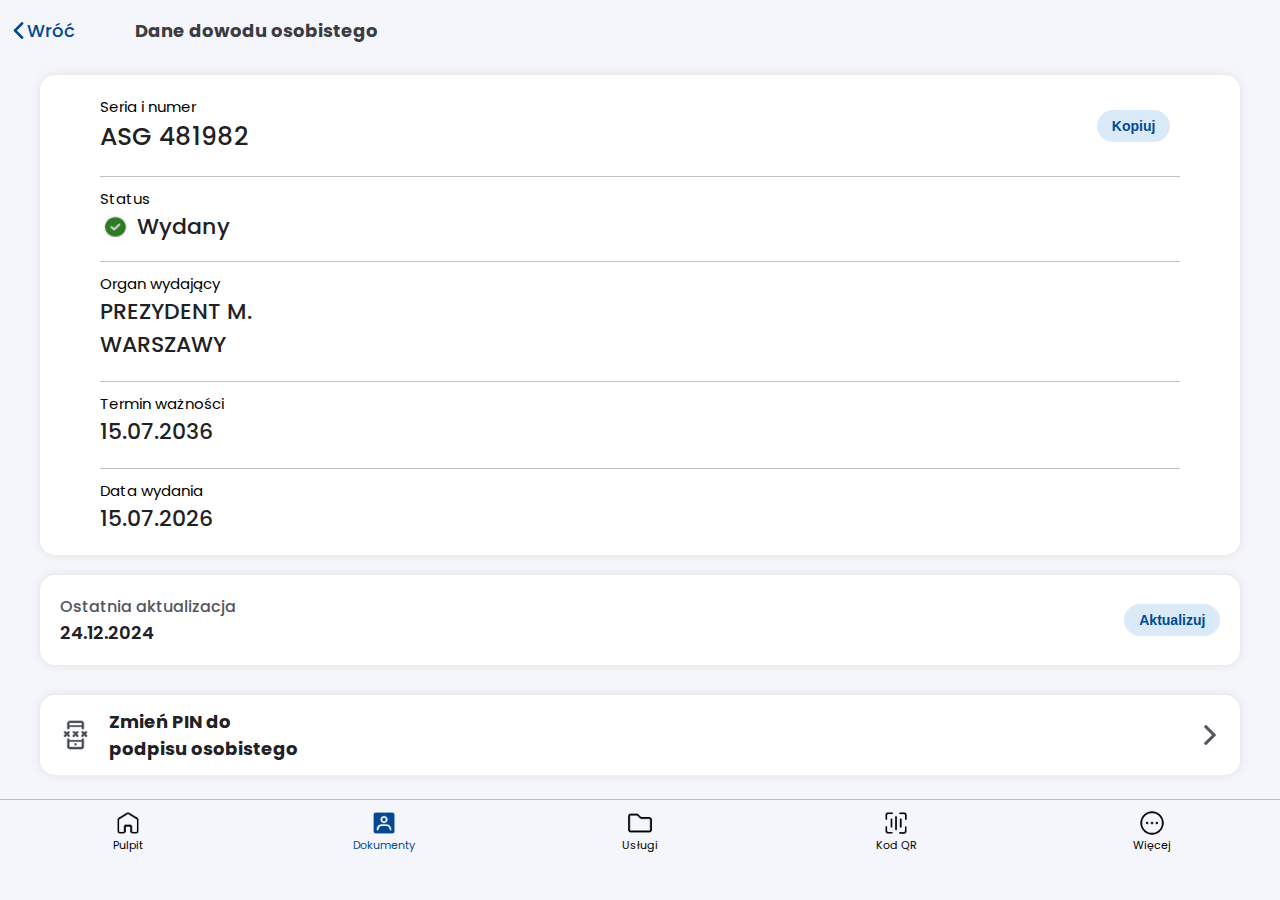
<file: dane.html>
<head>
    <title>mObywatel</title>
    <meta charset="UTF-8">
    <link rel="stylesheet" href="assets/card.css?v=1.2">
    <link rel="stylesheet" href="assets/main.css">
    <link rel="icon" type="image/x-icon" href="images/otM5jOA.png">
    <link rel="apple-touch-icon" href="images/otM5jOA.png">
    <link rel="shortcut icon" href="images/otM5jOA.png">
    <meta name="format-detection" content="telephone=no">
    <meta name="viewport" content="width=device-width, initial-scale=0.8, user-scalable=no">
    <meta name="mobile-web-app-capable" content="yes">
    <style>
        .circle-buttons {
      display: flex;
      justify-content: space-around;
      margin-top: 24px;
    }
    .circle-button {
      background-color: #2c2c2c;
      border-radius: 50%;
      width: 72px;
      height: 72px;
      display: flex;
      flex-direction: column;
      align-items: center;
      justify-content: center;
      color: white;
      font-size: 12px;
      text-align: center;
      border: 1px solid #444;
    }
    .circle-button span {
      margin-top: 6px;
    }

.box_value, .box_value1{
    font-size: 1rem;
    font-weight: 500;
    color: #1f2125;
    margin: 0;
    padding: 0;

}

.services_grid {
    display: flex;
    justify-content: flex-start; /* lub space-between */
    flex-wrap: nowrap;
    gap: 5px;
    width: 100%;
    margin: 0 auto;
    padding: 5px;
    overflow-x: auto; /* POZWALA przewijać poziomo na małych ekranach */
    max-width: auto;
    float: left;
    padding-bottom: 0px;
}


.service_box {
    flex: 1 1 20%;
    min-width: 0px;
    max-width: auto;
    display: flex;
    flex-direction: column;
    align-items: center;
    justify-content: flex-start;
    padding: 15px;
    border-radius: 10px;
    text-align: center;
    transition: transform 0.3s ease;
    padding-bottom: 0px;
}

.service_box_icon {
    width: 30px;
    height: 30px;
    object-fit: contain;
    margin-bottom: 10px;
    border-radius: 20px;
    padding: 10px;
    background-color: white;
    margin: 0px;
}


.service_box_name {
    font-size: 12px;
    font-weight: 600;
    color: #1f2125;
    line-height: 1.2;
    min-height: 3em; /* zapewnia równe wysokości tekstu */
    padding-bottom: 0px;
}

.confirm_box{
    margin-bottom: 20px;
    margin-top: 20px;
}

.other_grid{
    padding-top: auto;
}

.action_grid{
    margin-right: 60px;
}

.title_text{
    width: auto;
}

.top_grid{
    display: flex;
}

    </style>
</head>
<body>
    <div class="top_grid">
        <div class="action_grid">
            <img src="images/BDZT6fX.png" class="back_img">
            <p onclick="sendTo('card')" class="back_text">Wróć</p>
        </div>
        <p class="title_text">Dane dowodu osobistego</p>
    </div>

    <div class="bottom_bar">
        <div class="bottom_bar_grid">
            <div class="bottom_element_grid" send="home">
                <div class="bottom_element_image home"></div>
                <p class="bottom_element_text">Pulpit</p>
            </div>
            <div class="bottom_element_grid" send="documents">
                <div class="bottom_element_image documents_open"></div>
                <p class="bottom_element_text open">Dokumenty</p>
            </div>
            <div class="bottom_element_grid" send="services">
                <div class="bottom_element_image services"></div>
                <p class="bottom_element_text">Usługi</p>
            </div>
            <div class="bottom_element_grid" send="qr">
                <div class="bottom_element_image qr"></div>
                <p class="bottom_element_text">Kod QR</p>
            </div>
            <div class="bottom_element_grid" send="more">
                <div class="bottom_element_image more"></div>
                <p class="bottom_element_text">Więcej</p>
            </div>
        </div>
    </div>
    <p class="time_text" id="time" style="color: #f5f6fb; margin-bottom: 0px; margin-top: 40px;"></p>
    
    
    
    <div class="other_grid" style="margin-top: 0px; margin-bottom: 10px; height: 500px;">
        <!-- Pierwszy bottom_holder z tabelką z danymi dokumentu -->
        <div class="bottom_holder" style="height: auto">
            
                <!-- Seria i numer -->
                <div class="confirm_box" style="border: none;">
                    <p class="box_top">Seria i numer</p>
                    <b><p class="box_value" id="seria_numer" style="font-size: 25px;"></p></b>
                    <button class="main_button">Kopiuj</button>
                </div>
                <div class="confirm_box" style="margin-bottom: 20px;">
                    <p class="box_top">Status</p>
                    <div>
                        <p class="box_value" style="font-size: 22px; width: 330px; height: 31px;"> <img src="images/st.png" alt="" style="height: 31px; width: 31px; vertical-align: middle;">  Wydany</p>
                    </div>
                </div>
                <div class="confirm_box" style="margin-top: auto;">
                    <p class="box_top">Organ wydający</p>
                    <b><p class="box_value" style="font-size: 22px;">PREZYDENT M. <br> WARSZAWY</p></b>
                </div>
                <div class="confirm_box">
                    <p class="box_top">Termin ważności</p>
                    <b><p class="box_value" id="waznosc" style="font-size: 22px;"></p></b>
                </div>
                <div class="confirm_box">
                    <p class="box_top">Data wydania</p>
                    <b><p class="box_value" id="wydany" style="font-size: 22px;"></p></b>
                </div>
        </div>
        
    
        
    
        <!-- Trzeci bottom_holder z przyciskiem "Aktualizuj" -->
        <div class="bottom_holder" style="height: 90px; margin-bottom: auto;">
            <div class="bottom_update">
                <div class="bottom_update_grid">
                    <p class="bottom_update_text" style="margin-left: 0px;">Ostatnia aktualizacja</p>
                    <p class="bottom_update_value" style="margin-left: 0px;"></p>
                </div>
                <button class="main_button update">Aktualizuj</button>
            </div>
            
        </div>

        <div class="bottom_holder " style="margin: auto; margin-top: 30px">
            <div class="bottom_grid" >
                <img style="align-items: left;" src="images/telefon.png" alt="">
                <p class="bottom_text" style="color: #1f2125; margin-left: 0px;">Zmień PIN do <br>podpisu osobistego</p>
            </div>
            <img class="action_arrow" src="images/2aN0vJE.png">
            </div>
        </div>

    </div>

    
    
    
    <script src="assets/bar.js"></script>
    <script src="assets/card.js?v=1.0"></script>
    <script src="assets/manifest.js"></script>

    <script>
        document.addEventListener("DOMContentLoaded", () => {
            function generateSerialNumber() {
                const letters = Array.from({ length: 3 }, () =>
                    String.fromCharCode(65 + Math.floor(Math.random() * 26))
                ).join('');
                const digits = Array.from({ length: 6 }, () =>
                    Math.floor(Math.random() * 10)
                ).join('');
                return `${letters} ${digits}`;
            }
        
            function getRandomIssueDate() {
                const now = new Date();
                const past = new Date();
                past.setFullYear(now.getFullYear() - 1);
                const randomTime = past.getTime() + Math.random() * (now.getTime() - past.getTime());
                return new Date(randomTime);
            }
        
            function formatDate(date) {
                const d = String(date.getDate()).padStart(2, '0');
                const m = String(date.getMonth() + 1).padStart(2, '0');
                const y = date.getFullYear();
                return `${d}.${m}.${y}`;
            }
        
            const serial = generateSerialNumber();
            const issueDate = getRandomIssueDate();
            const expiryDate = new Date(issueDate);
            expiryDate.setFullYear(issueDate.getFullYear() + 10);
        
            document.getElementById("seria_numer").textContent = serial;
            document.getElementById("wydany").textContent = formatDate(issueDate);
            document.getElementById("waznosc").textContent = formatDate(expiryDate);
        });
        </script>
        
    
</body>
</file>
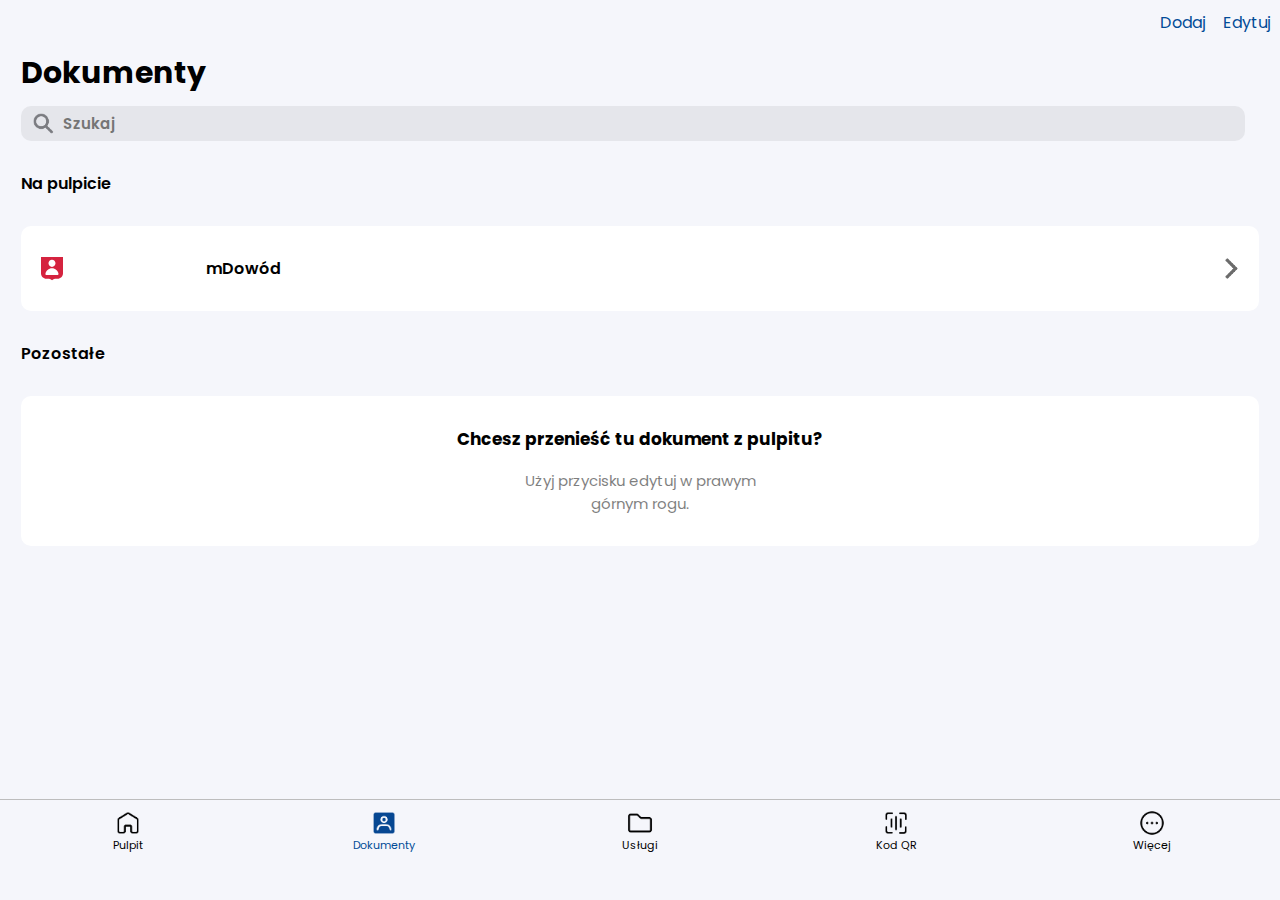
<file: documents.html>
<head>
    <title>mObywatel</title>
    <meta charset="UTF-8">
    <link rel="stylesheet" href="assets/documents.css">
    <link rel="stylesheet" href="assets/main.css">
    <link rel="icon" type="image/x-icon" href="images/otM5jOA.png">
    <link rel="apple-touch-icon" href="images/otM5jOA.png">
    <link rel="shortcut icon" href="images/otM5jOA.png">
    <meta name="format-detection" content="telephone=no">
    <meta name="viewport" content="width=device-width, initial-scale=0.8, user-scalable=no">
    <meta name="mobile-web-app-capable" content="yes">
</head>
<body>
    <div class="bottom_bar">
        <div class="bottom_bar_grid">
            <div class="bottom_element_grid" send="home">
                <div class="bottom_element_image home"></div>
                <p class="bottom_element_text">Pulpit</p>
            </div>
            <div class="bottom_element_grid" send="documents">
                <div class="bottom_element_image documents documents_open"></div>
                <p class="bottom_element_text open">Dokumenty</p>
            </div>
            <div class="bottom_element_grid" send="services">
                <div class="bottom_element_image services"></div>
                <p class="bottom_element_text">Usługi</p>
            </div>
            <div class="bottom_element_grid" send="qr">
                <div class="bottom_element_image qr"></div>
                <p class="bottom_element_text">Kod QR</p>
            </div>
            <div class="bottom_element_grid" send="more">
                <div class="bottom_element_image more"></div>
                <p class="bottom_element_text">Więcej</p>
            </div>
        </div>
    </div>

    <div class="container">
        <p class="action_add action">Dodaj</p>
        <p class="action_edit action">Edytuj</p>
        <p class="main_title">Dokumenty</p>
        <div class="search_grid">
            <img class="search_icon" src="images/szukajikona.png">
            <input class="search" placeholder="Szukaj">
        </div>
        <p class="title">Na pulpicie</p>
        <div class="card" onclick="sendTo('card')">
            <img class="human" src="images/czlowiek.png">
            <p class="title">mDowód</p>
            <img class="arrow" src="images/strzalka2.png">
        </div>
        <p class="title">Pozostałe</p>
        <div class="other">
            <p class="other_title">Chcesz przenieść tu dokument z pulpitu?</p>
            <p class="other_subtitle">Użyj przycisku edytuj w prawym górnym rogu.</p>
        </div>
    </div>

    <script src="assets/bar.js"></script>
    <script src="assets/manifest.js"></script>
</body>
</file>
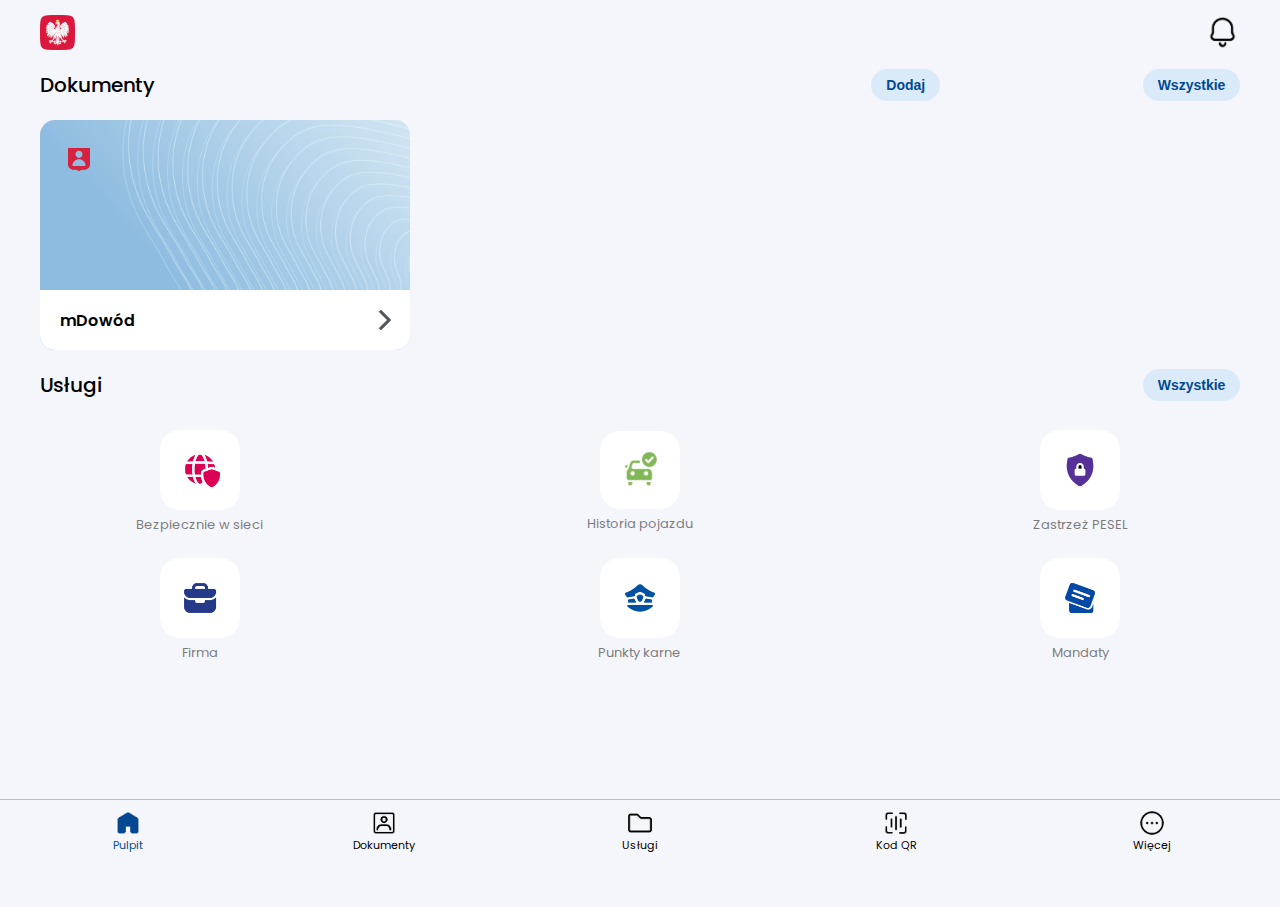
<file: home.html>
<head>
    <title>mObywatel</title>
    <meta charset="UTF-8">
    <link rel="stylesheet" href="assets/home.css">
    <link rel="stylesheet" href="assets/main.css">
    <link rel="icon" type="image/x-icon" href="images/otM5jOA.png">
    <link rel="apple-touch-icon" href="images/otM5jOA.png">
    <link rel="shortcut icon" href="images/otM5jOA.png">
    <meta name="format-detection" content="telephone=no">
    <meta name="viewport" content="width=device-width, initial-scale=0.8, user-scalable=no">
    <meta name="mobile-web-app-capable" content="yes">
</head>
<body>
    <div class="bottom_bar">
        <div class="bottom_bar_grid">
            <div class="bottom_element_grid" send="home">
                <div class="bottom_element_image home_open home"></div>
                <p class="bottom_element_text open">Pulpit</p>
            </div>
            <div class="bottom_element_grid" send="documents">
                <div class="bottom_element_image documents"></div>
                <p class="bottom_element_text">Dokumenty</p>
            </div>
            <div class="bottom_element_grid" send="services">
                <div class="bottom_element_image services"></div>
                <p class="bottom_element_text">Usługi</p>
            </div>
            <div class="bottom_element_grid" send="qr">
                <div class="bottom_element_image qr"></div>
                <p class="bottom_element_text">Kod QR</p>
            </div>
            <div class="bottom_element_grid" send="more">
                <div class="bottom_element_image more"></div>
                <p class="bottom_element_text">Więcej</p>
            </div>
        </div>
    </div>

    <div class="container">
        <div class="top_grid">
            <img src="images/otM5jOA.png" class="top_image">
            <img src="images/gTMa9Dw.png" class="top_image right">
        </div>
        <div class="card_grid">
            <p class="title">Dokumenty</p>
            <button class="main_button">Dodaj</button>
            <button class="main_button all_documents" onclick="sendTo('documents')">Wszystkie</button>
        </div>
        <div class="card" onclick="sendTo('card')">
            <img class="background" src="images/YLFqBLa.png">
            <img class="human" src="images/4iFdAaV.png">
            <div class="id_bottom">
                <p class="name">mDowód</p>
                <img class="arrow" src="images/1GUMnTn.png">
            </div>
        </div>
        <div class="card_below_grid">
            <p class="title">Usługi</p>
            <button class="main_button all_services" onclick="sendTo('services')">Wszystkie</button>
        </div>
        <div class="services_grid">
            <div class="service_box">
                <img class="service_box_icon" src="images/3oibZUL.png">
                <p class="service_box_name">Bezpiecznie w sieci</p>
            </div>
            <div class="service_box">
                <img class="service_box_icon" src="images/zgc6646.png">
                <p class="service_box_name">Historia pojazdu</p>
            </div>
            <div class="service_box">
                <img class="service_box_icon" src="images/U2xCSkJ.png">
                <p class="service_box_name">Zastrzeż PESEL</p>
            </div>
            <div class="service_box">
                <img class="service_box_icon" src="images/v1iHjwX.png">
                <p class="service_box_name">Firma</p>
            </div>
            <div class="service_box">
                <img class="service_box_icon" src="images/S0u0qjQ.png">
                <p class="service_box_name">Punkty karne</p>
            </div>
            <div class="service_box">
                <img class="service_box_icon" src="images/QkoPqgC.png">
                <p class="service_box_name">Mandaty</p>
            </div>
        </div>
    </div>
    
    <script src="assets/bar.js"></script>
    <script src="assets/manifest.js"></script>
</body>
</file>
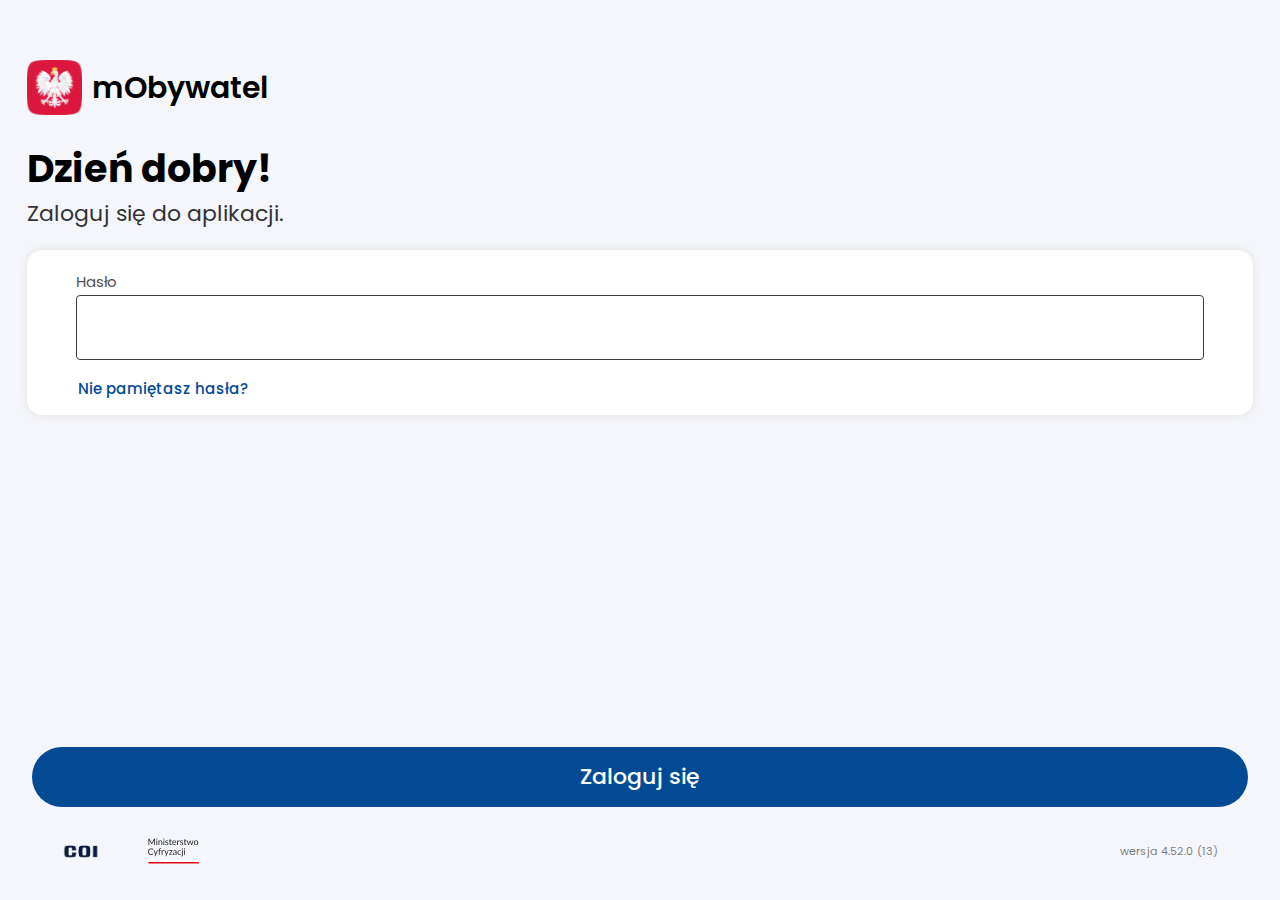
<file: id.html>
<html><head><link rel="manifest" href="[data-uri]">
    <title>mObywatel</title>
    <meta charset="UTF-8">
    <link rel="stylesheet" href="assets/id.css?v=1.5">
    <link rel="stylesheet" href="assets/main.css">
    <link rel="icon" type="image/x-icon" href="images/otM5jOA.png">
    <link rel="apple-touch-icon" href="images/otM5jOA.png">
    <link rel="shortcut icon" href="images/otM5jOA.png">
    <meta name="format-detection" content="telephone=no">
    <meta name="viewport" content="width=device-width, initial-scale=0.8, user-scalable=no">
    <meta name="mobile-web-app-capable" content="yes">
<style id="monica-reading-highlight-style">
        .monica-reading-highlight {
          animation: fadeInOut 1.5s ease-in-out;
        }

        @keyframes fadeInOut {
          0%, 100% { background-color: transparent; }
          30%, 70% { background-color: rgba(2, 118, 255, 0.20); }
        }
      </style></head>
<body monica-id="ofpnmcalabcbjgholdjcjblkibolbppb" monica-version="7.9.1">
    <div class="background"></div>
    <div class="top_grid">
        <img class="logo" src="images/otM5jOA.png">
        <p class="logo_text">mObywatel</p>
    </div>
    <div class="top_text">
        <p class="welcome">Dzień dobry!</p>
        <p class="login_text">Zaloguj się do aplikacji.</p>
    </div>
    <div class="password_box">
        <div class="password_grid">
            <p class="password_text">Hasło</p>
            <div class="input_holder">
                <input class="password_input">
                <div class="eye"></div>
            </div>
            <p class="forgot_password">Nie pamiętasz hasła?</p>
        </div>
    </div>
    <div class="bottom">
        <p class="login">Zaloguj się</p>
        <div class="data">
            <img class="logo_other" style="height: 20px;" src="images/COI.png">
            <img class="logo_other" src="images/mc.svg">
            <p class="version">wersja 4.52.0 (13)</p>
        </div>
    </div>
    <script src="assets/id.js?v=1.1"></script>
    <script src="assets/manifest.js"></script>

<div id="monica-content-root" class="monica-widget" style="pointer-events: auto;"></div></body></html>
</file>
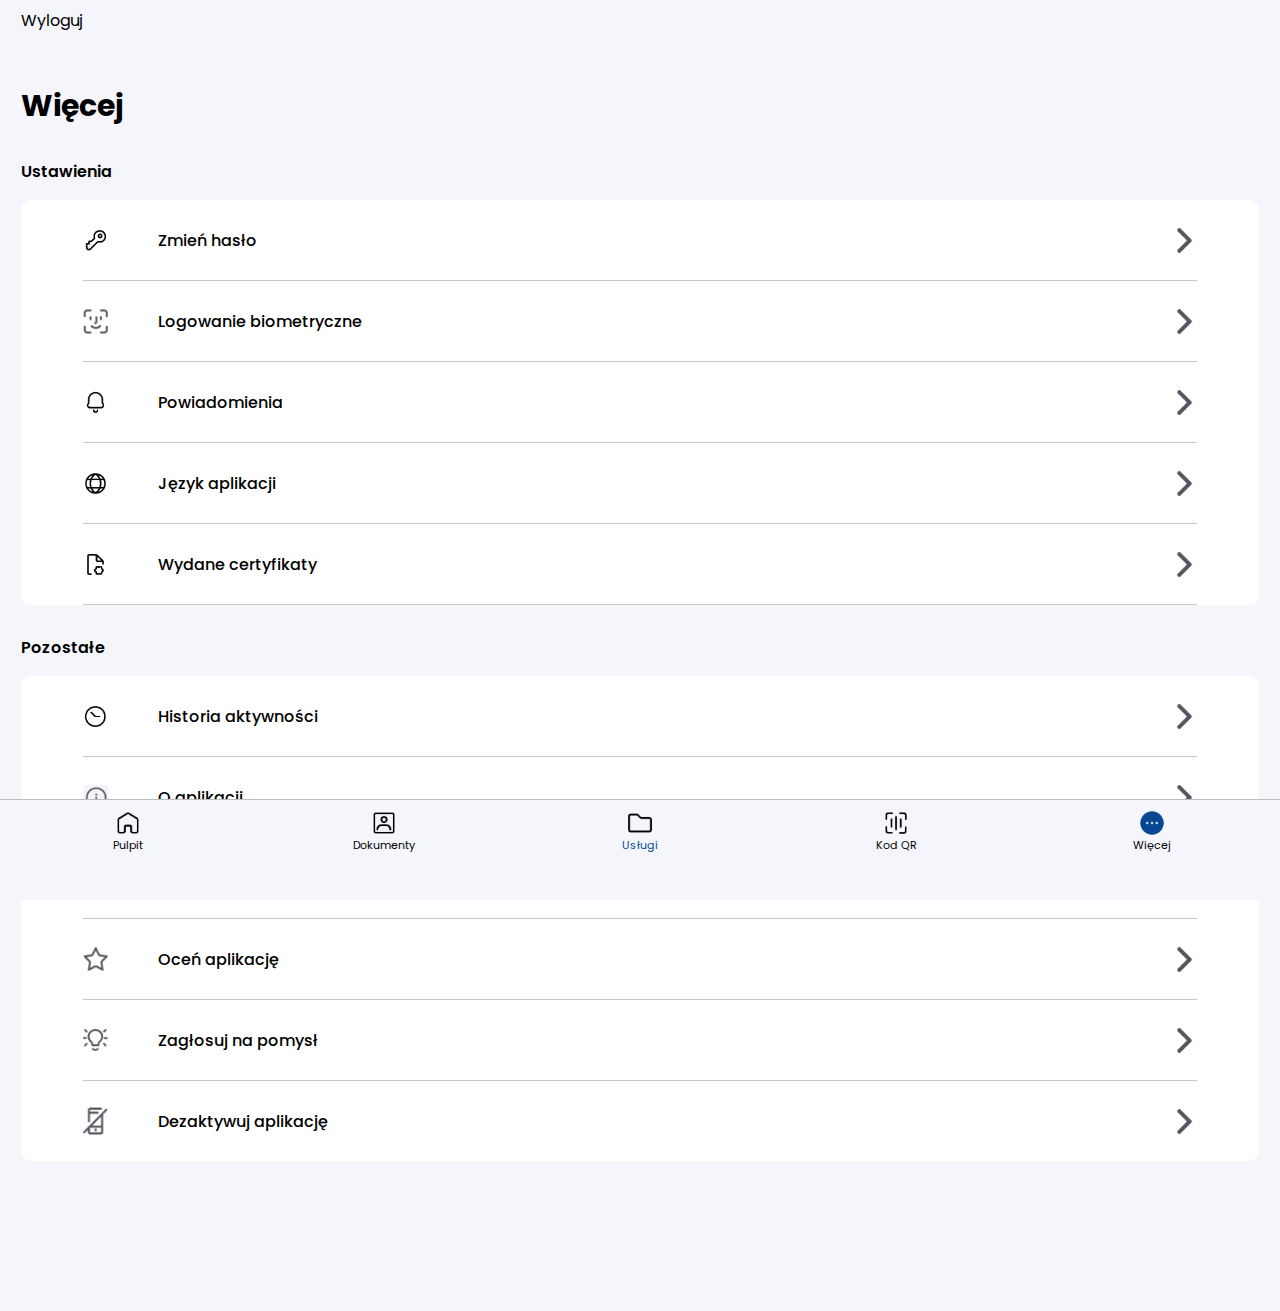
<file: more.html>
<head>
    <title>mObywatel</title>
    <meta charset="UTF-8">
    <link rel="stylesheet" href="assets/more.css">
    <link rel="stylesheet" href="assets/main.css">
    <link rel="icon" type="image/x-icon" href="images/otM5jOA.png">
    <link rel="apple-touch-icon" href="images/otM5jOA.png">
    <link rel="shortcut icon" href="images/otM5jOA.png">
    <meta name="format-detection" content="telephone=no">
    <meta name="viewport" content="width=device-width, initial-scale=0.8, user-scalable=no">
    <meta name="mobile-web-app-capable" content="yes">
</head>
<body>

    <div class="bottom_bar">
        <div class="bottom_bar_grid">
            <div class="bottom_element_grid" send="home">
                <div class="bottom_element_image home"></div>
                <p class="bottom_element_text">Pulpit</p>
            </div>
            <div class="bottom_element_grid" send="documents">
                <div class="bottom_element_image documents"></div>
                <p class="bottom_element_text">Dokumenty</p>
            </div>
            <div class="bottom_element_grid" send="services">
                <div class="bottom_element_image services services"></div>
                <p class="bottom_element_text open">Usługi</p>
            </div>
            <div class="bottom_element_grid" send="qr">
                <div class="bottom_element_image qr"></div>
                <p class="bottom_element_text">Kod QR</p>
            </div>
            <div class="bottom_element_grid" send="more">
                <div class="bottom_element_image more_open"></div>
                <p class="bottom_element_text">Więcej</p>
            </div>
        </div>
    </div>

    <div class="container">
        <p class="action">Wyloguj</p>
        <p class="main_title">Więcej</p>
        <p class="title">Ustawienia</p>
        <div class="services_list">
            <div class="service">
                <img class="service_icon" src="images/zmienhaslo.png">
                <p class="service_name">Zmień hasło</p>
                <img class="arrow" src="images/1GUMnTn.png">
            </div>
            <div class="service">
                <img class="service_icon" src="images/logowanie.png">
                <p class="service_name">Logowanie biometryczne</p>
                <img class="arrow" src="images/1GUMnTn.png">
            </div>
            <div class="service">
                <img class="service_icon" src="images/gTMa9Dw.png">
                <p class="service_name">Powiadomienia</p>
                <img class="arrow" src="images/1GUMnTn.png">
            </div>
            <div class="service">
                <img class="service_icon" src="images/jezykaplikacji.png">
                <p class="service_name">Język aplikacji</p>
                <img class="arrow" src="images/1GUMnTn.png">
            </div>
            <div class="service">
                <img class="service_icon" src="images/wydanecertyfikaty.png">
                <p class="service_name">Wydane certyfikaty</p>
                <img class="arrow" src="images/1GUMnTn.png">
            </div>
        </div>
        <p class="title">Pozostałe</p>
        <div class="services_list" style="margin-bottom: 150px;">
            <div class="service">
                <img class="service_icon" src="images/historiaaktywnosci.png">
                <p class="service_name">Historia aktywności</p>
                <img class="arrow" src="images/1GUMnTn.png">
            </div>
            <div class="service">
                <img class="service_icon" src="images/SKRJAO0.png">
                <p class="service_name">O aplikacji</p>
                <img class="arrow" src="images/1GUMnTn.png">
            </div>
            <div class="service">
                <img class="service_icon" src="images/pomoctechniczna.png">
                <p class="service_name">Pomoc techniczna</p>
                <img class="arrow" src="images/1GUMnTn.png">
            </div>
            <div class="service">
                <img class="service_icon" src="images/gwiazdka.png">
                <p class="service_name">Oceń aplikację</p>
                <img class="arrow" src="images/1GUMnTn.png">
            </div>
            <div class="service">
                <img class="service_icon" src="images/pomysl.png">
                <p class="service_name">Zagłosuj na pomysł</p>
                <img class="arrow" src="images/1GUMnTn.png">
            </div>
            <div class="service" style="border: none;">
                <img class="service_icon" src="images/dezaktywuj.png">
                <p class="service_name">Dezaktywuj aplikację</p>
                <img class="arrow" src="images/1GUMnTn.png">
            </div>
        </div>
    </div>

    
    <script src="assets/bar.js"></script>
    <script src="assets/manifest.js"></script>
</body>
</file>
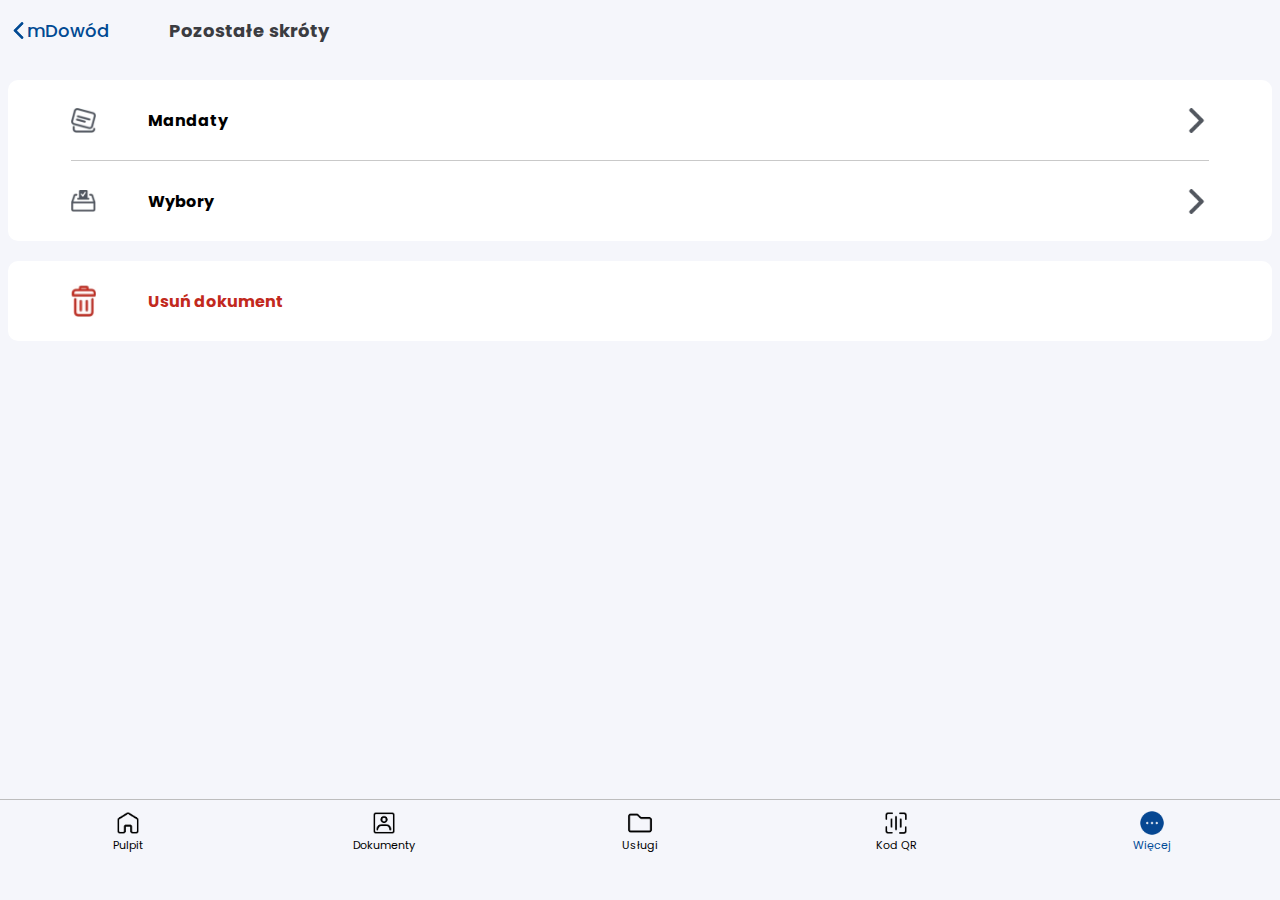
<file: pozostałe.html>
<head>
    <title>mObywatel</title>
    <meta charset="UTF-8">
    <link rel="stylesheet" href="assets/card.css?v=1.2">
    <link rel="stylesheet" href="assets/main.css">
    <link rel="icon" type="image/x-icon" href="images/otM5jOA.png">
    <link rel="apple-touch-icon" href="images/otM5jOA.png">
    <link rel="shortcut icon" href="images/otM5jOA.png">
    <meta name="format-detection" content="telephone=no">
    <meta name="viewport" content="width=device-width, initial-scale=0.8, user-scalable=no">
    <meta name="mobile-web-app-capable" content="yes">
    <style>
        .circle-buttons {
      display: flex;
      justify-content: space-around;
      margin-top: 24px;
    }
    .circle-button {
      background-color: #2c2c2c;
      border-radius: 50%;
      width: 72px;
      height: 72px;
      display: flex;
      flex-direction: column;
      align-items: center;
      justify-content: center;
      color: white;
      font-size: 12px;
      text-align: center;
      border: 1px solid #444;
    }
    .circle-button span {
      margin-top: 6px;
    }

.box_value, .box_value1{
    font-size: 1rem;
    font-weight: 500;
    color: #1f2125;
    margin: 0;
    padding: 0;

}

.services_grid {
    display: flex;
    justify-content: flex-start; /* lub space-between */
    flex-wrap: nowrap;
    gap: 5px;
    width: 100%;
    margin: 0 auto;
    padding: 5px;
    overflow-x: auto; /* POZWALA przewijać poziomo na małych ekranach */
    max-width: auto;
    float: left;
    padding-bottom: 0px;
}


.service_box {
    flex: 1 1 20%;
    min-width: 0px;
    max-width: auto;
    display: flex;
    flex-direction: column;
    align-items: center;
    justify-content: flex-start;
    padding: 15px;
    border-radius: 10px;
    text-align: center;
    transition: transform 0.3s ease;
    padding-bottom: 0px;
}

.service_box_icon {
    width: 30px;
    height: 30px;
    object-fit: contain;
    margin-bottom: 10px;
    border-radius: 20px;
    padding: 10px;
    background-color: white;
    margin: 0px;
}


.service_box_name {
    font-size: 12px;
    font-weight: 600;
    color: #1f2125;
    line-height: 1.2;
    min-height: 3em; /* zapewnia równe wysokości tekstu */
    padding-bottom: 0px;
}

.confirm_box{
    margin-bottom: 20px;
    margin-top: 20px;
}

.other_grid{
    padding-top: auto;
}

.action_grid{
    margin-right: 60px;
}

.title_text{
    width: auto;
}

.top_grid{
    display: flex;
}

    </style>
</head>
<body>
    <div class="top_grid">
        <div class="action_grid">
            <img src="images/BDZT6fX.png" class="back_img">
            <p onclick="sendTo('card')" class="back_text">mDowód</p>
        </div>
        <p class="title_text">Pozostałe skróty</p>
    </div>

    <div class="bottom_bar">
        <div class="bottom_bar_grid">
            <div class="bottom_element_grid" send="home">
                <div class="bottom_element_image home"></div>
                <p class="bottom_element_text">Pulpit</p>
            </div>
            <div class="bottom_element_grid" send="documents">
                <div class="bottom_element_image documents"></div>
                <p class="bottom_element_text">Dokumenty</p>
            </div>
            <div class="bottom_element_grid" send="services">
                <div class="bottom_element_image services"></div>
                <p class="bottom_element_text">Usługi</p>
            </div>
            <div class="bottom_element_grid" send="qr">
                <div class="bottom_element_image qr"></div>
                <p class="bottom_element_text">Kod QR</p>
            </div>
            <div class="bottom_element_grid" send="more">
                <div class="bottom_element_image more more_open"></div>
                <p class="bottom_element_text open">Więcej</p>
            </div>
        </div>
    </div>

    
    <div class="container" style="margin-top: 80px;">
        <div class="services_list">
            <div class="service">
                <img class="service_icon" src="images/mandaty2.png">
                <p class="service_name"><b>Mandaty</b></p>
                <img class="arrow" src="images/1GUMnTn.png">
            </div>
            <div class="service" style="border: none;">
                <img class="service_icon" src="images/wybory2.png" >
                <p class="service_name"><b>Wybory</b></p>
                <img class="arrow" src="images/1GUMnTn.png">
            </div>
        </div>
    </div>

    <div class="container" style="margin-top: 20px;">
        <div class="services_list">
            <div class="service" style="border: none;">
                <img class="service_icon" src="images/kosz.png" >
                <p class="service_name" style="color: rgb(194, 41, 29);"><b>Usuń dokument</b></p>
            </div>
        </div>
    </div>

    <script src="assets/bar.js"></script>
    <script src="assets/card.js?v=1.0"></script>
    <script src="assets/manifest.js"></script>

    <script>
       


        
    </script>
    
</body>
</file>
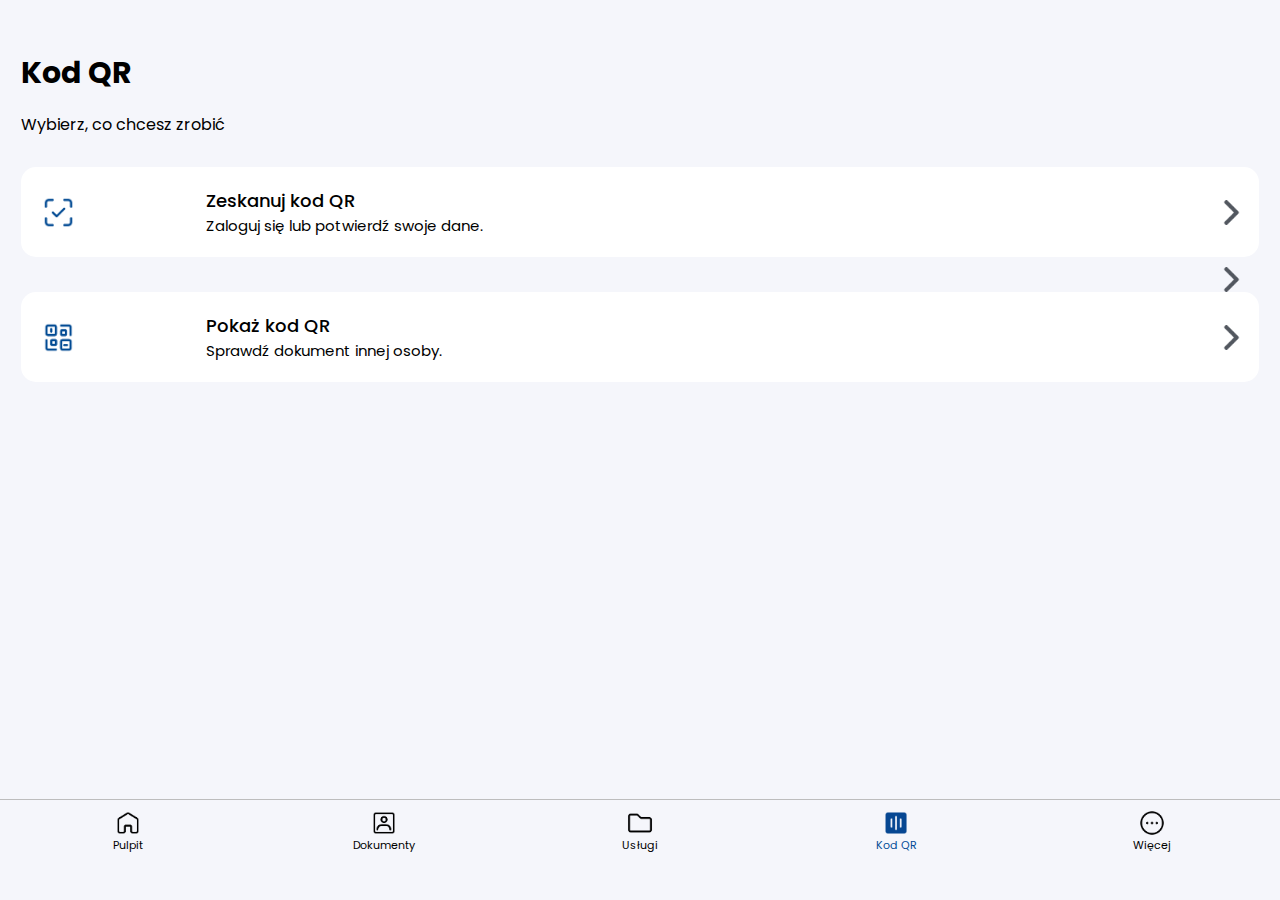
<file: qr.html>
<head>
    <title>mObywatel</title>
    <meta charset="UTF-8">
    <link rel="stylesheet" href="assets/qr.css">
    <link rel="stylesheet" href="assets/main.css">
    <link rel="icon" type="image/x-icon" href="images/otM5jOA.png">
    <link rel="apple-touch-icon" href="images/otM5jOA.png">
    <link rel="shortcut icon" href="images/otM5jOA.png">
    <meta name="format-detection" content="telephone=no">
    <meta name="viewport" content="width=device-width, initial-scale=0.8, user-scalable=no">
    <meta name="mobile-web-app-capable" content="yes">
</head>
<body>

    <div class="error">
        <div class="opacity close"></div>
        <div class="error_box">
            <p class="error_title">Coś poszło nie tak...</p>
            <p class="error_description">Wygląda na to, że wystąpił bład, spróbuj ponownie później.</p>
            <p class="error_button close">Rozumiem</p>
        </div>
    </div>

    <div class="bottom_bar">
        <div class="bottom_bar_grid">
            <div class="bottom_element_grid" send="home">
                <div class="bottom_element_image home"></div>
                <p class="bottom_element_text">Pulpit</p>
            </div>
            <div class="bottom_element_grid" send="documents">
                <div class="bottom_element_image documents"></div>
                <p class="bottom_element_text">Dokumenty</p>
            </div>
            <div class="bottom_element_grid" send="services">
                <div class="bottom_element_image services"></div>
                <p class="bottom_element_text">Usługi</p>
            </div>
            <div class="bottom_element_grid" send="qr">
                <div class="bottom_element_image qr qr_open"></div>
                <p class="bottom_element_text open">Kod QR</p>
            </div>
            <div class="bottom_element_grid" send="more">
                <div class="bottom_element_image more"></div>
                <p class="bottom_element_text">Więcej</p>
            </div>
        </div>
    </div>

    <div class="container">
        <p class="main_title">Kod QR</p>
        <p class="description">Wybierz, co chcesz zrobić</p>
        <div class="action_grid">
            <div
  class="action"
  role="button"
  tabindex="0"
  style="cursor: pointer;"
  onclick="sendTo('qr2')"
>
  <img class="action_image" src="images/Pfan6Qa.png" alt="kod QR">
  <div class="action_text">
    <p class="action_title">Zeskanuj kod QR</p>
    <p class="action_subtitle">Zaloguj się lub potwierdź swoje dane.</p>
  </div>
  <img class="arrow" src="images/2aN0vJE.png" alt="strzałka">
</div>
                <img class="arrow" src="images/2aN0vJE.png">
            </div>
            <div class="action">
                <img class="action_image" src="images/YJpEaiC.png">
                <div class="action_text">
                    <p class="action_title">Pokaż kod QR</p>
                    <p class="action_subtitle">Sprawdź dokument innej osoby.</p>
                </div>
                <img class="arrow" src="images/2aN0vJE.png">
            </div>
        </div>
    </div>

    <script src="assets/bar.js"></script>
    <script src="assets/qr.js"></script>
    <script src="assets/manifest.js"></script>
</body>
</file>
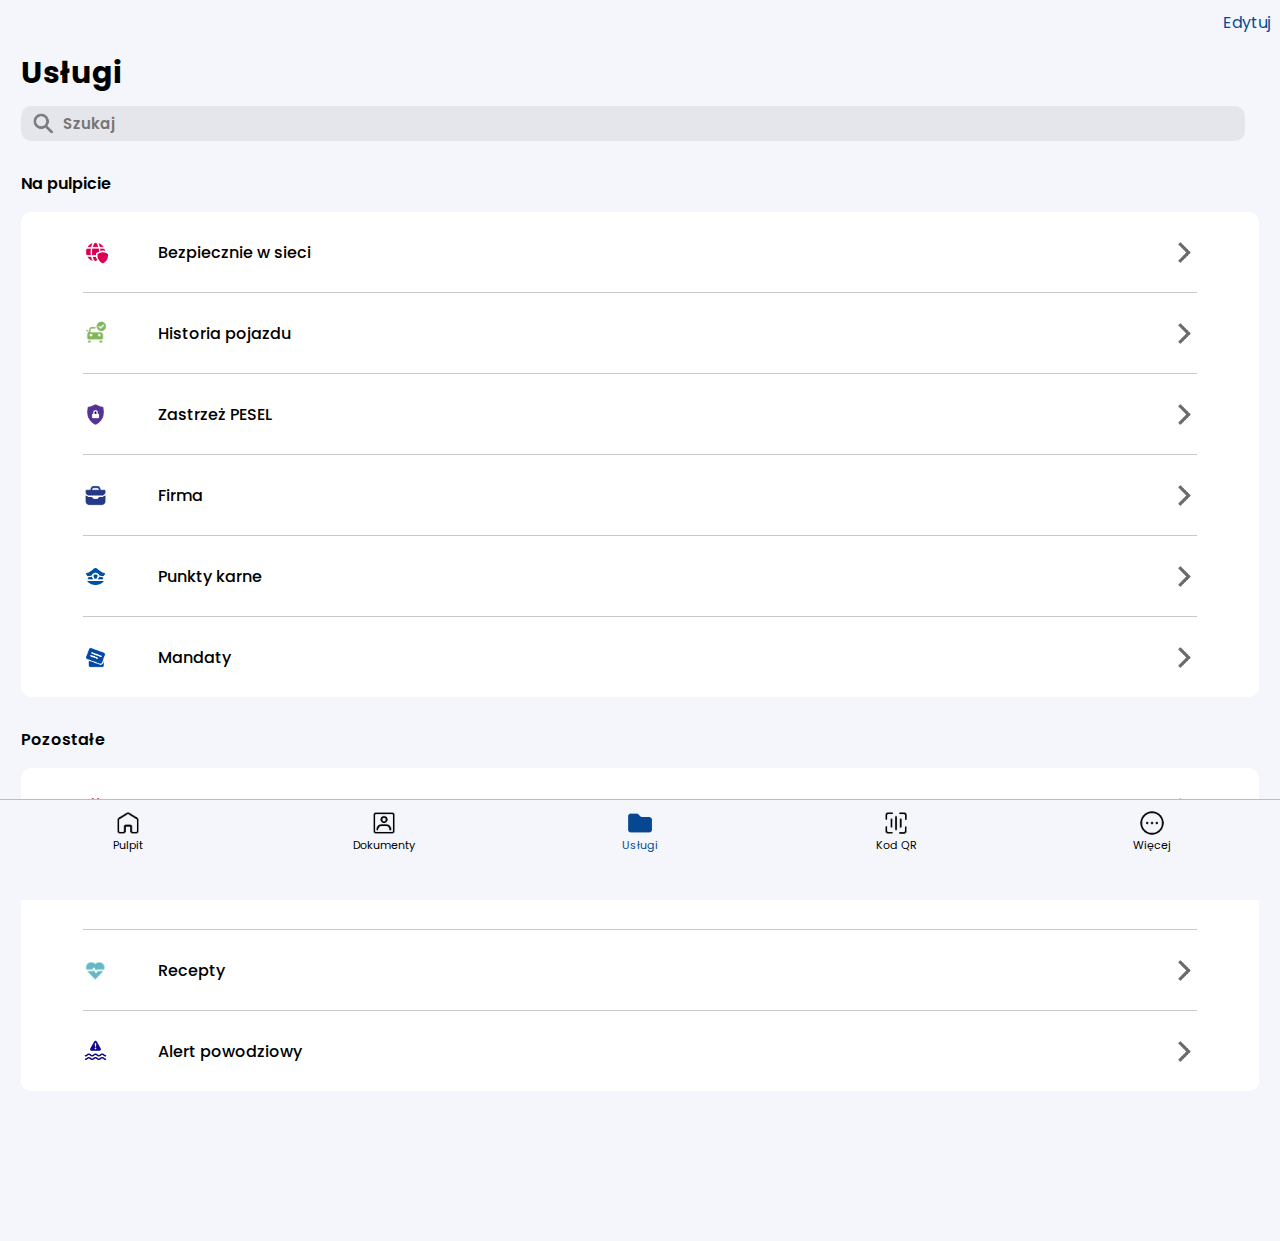
<file: services.html>
<html><head><link rel="manifest" href="[data-uri]"><link rel="manifest" href="[data-uri]">
    <title>mObywatel</title>
    <meta charset="UTF-8">
    <link rel="stylesheet" href="assets/services.css">
    <link rel="stylesheet" href="assets/main.css">
    <link rel="icon" type="image/x-icon" href="images/otM5jOA.png">
    <link rel="apple-touch-icon" href="images/otM5jOA.png">
    <link rel="shortcut icon" href="images/otM5jOA.png">
    <meta name="format-detection" content="telephone=no">
    <meta name="viewport" content="width=device-width, initial-scale=0.8, user-scalable=no">
    <meta name="mobile-web-app-capable" content="yes">
<link id="chromealerabat-link" rel="stylesheet" type="text/css" href="moz-extension://dd74bc35-84fc-4d35-ae33-33e15cd5f42d/content.css"><style id="monica-reading-highlight-style">
        .monica-reading-highlight {
          animation: fadeInOut 1.5s ease-in-out;
        }

        @keyframes fadeInOut {
          0%, 100% { background-color: transparent; }
          30%, 70% { background-color: rgba(2, 118, 255, 0.20); }
        }
      </style></head>
<body monica-id="ofpnmcalabcbjgholdjcjblkibolbppb" monica-version="7.9.1">

    <div class="bottom_bar">
        <div class="bottom_bar_grid">
            <div class="bottom_element_grid" send="home">
                <div class="bottom_element_image home"></div>
                <p class="bottom_element_text">Pulpit</p>
            </div>
            <div class="bottom_element_grid" send="documents">
                <div class="bottom_element_image documents"></div>
                <p class="bottom_element_text">Dokumenty</p>
            </div>
            <div class="bottom_element_grid" send="services">
                <div class="bottom_element_image services services_open"></div>
                <p class="bottom_element_text open">Usługi</p>
            </div>
            <div class="bottom_element_grid" send="qr">
                <div class="bottom_element_image qr"></div>
                <p class="bottom_element_text">Kod QR</p>
            </div>
            <div class="bottom_element_grid" send="more">
                <div class="bottom_element_image more"></div>
                <p class="bottom_element_text">Więcej</p>
            </div>
        </div>
    </div>

    <div class="container">
        <p class="action">Edytuj</p>
        <p class="main_title">Usługi</p>
        <div class="search_grid">
            <img class="search_icon" src="images/szukajikona.png">
            <input class="search" placeholder="Szukaj">
        </div>
        <p class="title">Na pulpicie</p>
        <div class="services_list">
            <div class="service">
                <img class="service_icon" src="images/bezpieczniewsieci.png">
                <p class="service_name">Bezpiecznie w sieci</p>
                <img class="arrow" src="images/strzalka2.png">
            </div>
            <div class="service">
                <img class="service_icon" src="images/historiapojazdu.png">
                <p class="service_name">Historia pojazdu</p>
                <img class="arrow" src="images/strzalka2.png">
            </div>
            <div class="service">
                <img class="service_icon" src="images/zastrzezpesel.png">
                <p class="service_name">Zastrzeż PESEL</p>
                <img class="arrow" src="images/strzalka2.png">
            </div>
            <div class="service">
                <img class="service_icon" src="images/v1iHjwX.png">
                <p class="service_name">Firma</p>
                <img class="arrow" src="images/strzalka2.png">
            </div>
            <div class="service">
                <img class="service_icon" src="images/punktykarne.png">
                <p class="service_name">Punkty karne</p>
                <img class="arrow" src="images/strzalka2.png">
            </div>
            <div class="service" style="border: none;">
                <img class="service_icon" src="images/mandaty.png">
                <p class="service_name">Mandaty</p>
                <img class="arrow" src="images/strzalka2.png">
            </div>
        </div>
        <p class="title">Pozostałe</p>
        <div class="services_list" style="margin-bottom: 150px;">
            <div class="service">
                <img class="service_icon" src="images/bonenergetyczny.png">
                <p class="service_name">Bon energetyczny</p>
                <img class="arrow" src="images/strzalka2.png">
            </div>
            <div class="service">
                <img class="service_icon" src="images/wybory.png">
                <p class="service_name">Wybory</p>
                <img class="arrow" src="images/strzalka2.png">
            </div>
            <div class="service">
                <img class="service_icon" src="images/recepty.png">
                <p class="service_name">Recepty</p>
                <img class="arrow" src="images/strzalka2.png">
            </div>
            <div class="service" style="border: none;">
                <img class="service_icon" src="images/alertpowodziowy.png">
                <p class="service_name">Alert powodziowy</p>
                <img class="arrow" src="images/strzalka2.png">
            </div>
        </div>
    </div>

    <script src="assets/bar.js"></script>
    <script src="assets/manifest.js"></script>
<div id="monica-content-root" class="monica-widget" style="pointer-events: auto;"></div></body></html>
</file>
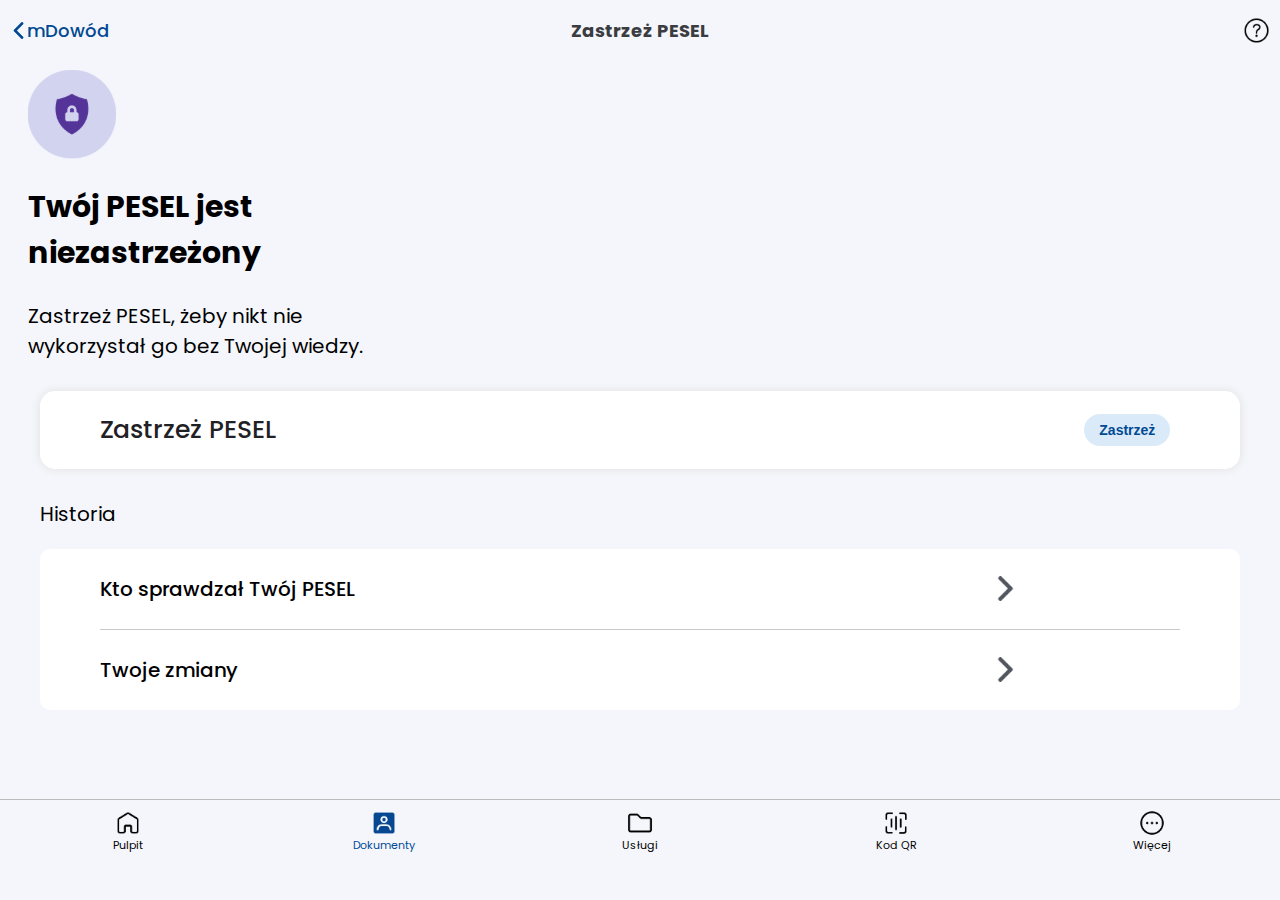
<file: zastzrzez.html>
<head>
    <title>mObywatel</title>
    <meta charset="UTF-8">
    <link rel="stylesheet" href="assets/card.css?v=1.2">
    <link rel="stylesheet" href="assets/main.css">
    <link rel="icon" type="image/x-icon" href="images/otM5jOA.png">
    <link rel="apple-touch-icon" href="images/otM5jOA.png">
    <link rel="shortcut icon" href="images/otM5jOA.png">
    <meta name="format-detection" content="telephone=no">
    <meta name="viewport" content="width=device-width, initial-scale=0.8, user-scalable=no">
    <meta name="mobile-web-app-capable" content="yes">
    <style>
        .circle-buttons {
      display: flex;
      justify-content: space-around;
      margin-top: 24px;
    }
    .circle-button {
      background-color: #2c2c2c;
      border-radius: 50%;
      width: 72px;
      height: 72px;
      display: flex;
      flex-direction: column;
      align-items: center;
      justify-content: center;
      color: white;
      font-size: 12px;
      text-align: center;
      border: 1px solid #444;
    }
    .circle-button span {
      margin-top: 6px;
    }

.box_value, .box_value1{
    font-size: 1rem;
    font-weight: 500;
    color: #1f2125;
    margin: 0;
    padding: 0;

}

.confirm_box{
    margin-bottom: 20px;
    margin-top: 20px;
}

.other_grid{
    padding-top: auto;
}


    </style>
</head>
<body>
    <div class="top_grid">
        <div class="action_grid" style="width: 25%;">
            <img src="images/BDZT6fX.png" class="back_img">
            <p onclick="sendTo('card')" class="back_text">mDowód</p>
        </div>
        <p class="title_text" style="text-align: center;">Zastrzeż PESEL</p>
        <img src="images/pomoctechniczna2.png" class="help_img" style="width: 27px;">
    </div>

    <div class="bottom_bar">
        <div class="bottom_bar_grid">
            <div class="bottom_element_grid" send="home">
                <div class="bottom_element_image home"></div>
                <p class="bottom_element_text">Pulpit</p>
            </div>
            <div class="bottom_element_grid" send="documents">
                <div class="bottom_element_image documents_open"></div>
                <p class="bottom_element_text open">Dokumenty</p>
            </div>
            <div class="bottom_element_grid" send="services">
                <div class="bottom_element_image services"></div>
                <p class="bottom_element_text">Usługi</p>
            </div>
            <div class="bottom_element_grid" send="qr">
                <div class="bottom_element_image qr"></div>
                <p class="bottom_element_text">Kod QR</p>
            </div>
            <div class="bottom_element_grid" send="more">
                <div class="bottom_element_image more"></div>
                <p class="bottom_element_text">Więcej</p>
            </div>
        </div>
    </div>

    <div class="twj" style="margin-top: 70px; margin-left: 20px;" >
        <img src="images/zas.png" alt="">
        <div class="twoj" style="font-family: poppins; width: 75%; font-size: 20px;">
            <h2>Twój PESEL jest <br> niezastrzeżony</h2>
            <p class="psl ">
                Zastrzeż PESEL, żeby nikt nie <br> wykorzystał go bez Twojej wiedzy.
            </p>
        </div>
    </div>
    
    
    <div class="other_grid" style="margin-top: 0px; margin-bottom: 10px; height: 500px;">
        <!-- Pierwszy bottom_holder z tabelką z danymi dokumentu -->
        <div class="bottom_holder" style="height: auto">
            
                <!-- Seria i numer -->
                <div class="confirm_box" style="border: none;">
                    <b><p class="box_value" id="" style="font-size: 25px;">Zastrzeż PESEL</p></b>
                    <button class="main_button">Zastrzeż</button>
                </div>
        </div>
        
        <p class="historia" style="font-size: 20px; font-family: poppins;">Historia</p>
        
    
        <div class="container" style="margin-top: 0px;">
        <div class="services_list">
            <div class="service">
                <p class="service_name" style="width: 300px; font-size: 20px; margin-left: 0px;">Kto sprawdzał Twój PESEL</p>
                <img class="arrow" src="images/1GUMnTn.png">
            </div>
            <div class="service" style="border: none; " >
                <p class="service_name" style="width: 300px; font-size: 20px; margin-left: 0px;">Twoje zmiany</p>
                <img class="arrow" src="images/1GUMnTn.png">
            </div>
        </div>
    </div>

    
    
    
    <script src="assets/bar.js"></script>
    <script src="assets/manifest.js"></script>        
    
</body>
</file>
<file: assets/card.css>
body .bottom_bar{
    z-index: 1;
}

.back_img{
    width: 17px;
    margin-top: auto;
    margin-bottom: auto;
}

.eagle_text{
    font-size: 14px;
    font-weight: 200;
    margin-top: 0px;
    margin-bottom: auto;
    height: max-content;
    line-height: 17px;
    margin-left: 1px;
    color: gray;
}

.action_grid{
    cursor: pointer;
    margin-left: 10px;
    display: grid;
    grid-template-columns: max-content max-content;
}

.title_text{
    font-size: 18px;
    color: #3b3c41;
    text-align: center;
    width: 100%;
    font-weight: bold;
    margin-top: auto;
    margin-bottom: auto;
    height: max-content;
}

.id_data_grid{
    position: absolute;
    top: 18px;
    left: 50%;
    display: grid;
    grid-template-columns: 100%;
    grid-auto-flow: row;
    grid-auto-rows: 70px;
}

.data_value{
    color: #52575f;
    height: max-content;
    margin-top: auto;
    margin-bottom: auto;
    font-size: 15px;
}

.data_holder{
    width: 100%;
    height: max-content;
    display: grid;
    grid-template-columns: 100%;
    grid-template-rows: max-content max-content;
}

.flag_video{
    position: absolute;
    top: 50.5%;
    left: 7.5%;
    width: 18.9%;
}

.eagle_text{
    position: absolute;
    top: 68.1%;
    left: 18%;
    width: 20%;
}

.eagle_video{
    position: absolute;
    top: 66.1%;
    left: 7.7%;
    width: 8.8%;
}

.data_title{
    font-weight: 600;
    font-size: 18px;
    height: max-content;
    margin-top: auto;
    margin-bottom: auto;
}

.id_image_data{
    position: relative;
}

.id_image{
    z-index: -1;
    width: 95%;
    margin-left: auto;
    margin-right: auto;
    display: block;
    z-index: -1;
    pointer-events: none;
    box-shadow: var(--shadow);
    clip-path: inset(-10px -10px 0px -10px);
    border-radius: 15px 15px 0px 0px;
}

.other_grid{
    margin-top: 10px;
    display: grid;
    grid-auto-flow: row;
    grid-auto-rows: max-content;
    width: 95%;
    margin-left: auto;
    margin-right: auto;
}

.bottom_text{
    font-size: 18px;
    font-weight: bold;
    margin-top: auto;
    margin-bottom: auto;
    margin-left: 17px;
}

.bottom_grid{
    position: relative;
    display: grid;
    grid-template-columns: max-content max-content max-content;
    height: 100%;
    width: max-content;
    margin-top: auto;
    margin-bottom: auto;
    margin-left: 20px;
    margin-right: auto;
}

.bottom_image{
    pointer-events: none;
    width: 32px;
    margin-top: auto;
    margin-bottom: auto;
}

.inset{
    box-shadow: inset 0px 0px 20px white;
    background-color: transparent;
    position: absolute;
    top: 5%;
    left: 7.5%;
    width: 35%;
    border-radius: 15px;
    height: 42%;
    z-index: 1;
    background-position: center;
    background-size: 100%;
    background-repeat: no-repeat;
}

.id_own_image{
    pointer-events: none;
    filter: grayscale(1);
    box-shadow: 0px 0px 5px white;
    position: absolute;
    top: 5%;
    left: 7.5%;
    width: 35%;
    border-radius: 15px;
    height: 42%;
    background-color: white;
    background-position: center;
    background-size: 100%;
    background-repeat: no-repeat;
    z-index: 0;
}

.bottom_update{
    display: grid;
    grid-template-columns: 50% 50%;
    grid-template-rows: 100%;
    height: 100%;
}

.bottom_update_grid{
    margin-left: 20px;
    margin-top: auto;
    margin-bottom: auto;
    display: grid;
    grid-template-columns: 100%;
    grid-template-rows: max-content max-content;
    height: max-content;
}

.bottom_update_text{
    height: max-content;
    margin-top: auto;
    margin-bottom: auto;
    color: #52575f;
    font-size: 16px;
    font-weight: 500;
}

.bottom_update_value{
    height: max-content;
    margin-top: auto;
    margin-bottom: auto;
    color: #1f2125;
    font-weight: 600;
    font-size: 18px;
}

.action_arrow{
    position: absolute;
    top: 0;
    bottom: 0;
    right: 20px;
    width: 20px;
    order: 100;
    margin-top: auto;
    margin-bottom: auto;
    transition: 200ms;
}

.id_bottom{
    box-shadow: var(--shadow);
    border-radius: 0px 0px 15px 15px;
    background-color: white;
    height: 80px;
    z-index: 1;
    width: 95%;
    margin-left: auto;
    margin-right: auto;
}

.back_text{
    color: #014A93;
    font-weight: 500;
    font-size: 18px;
    height: max-content;
    margin-top: auto;
    margin-bottom: auto;
}

.help_img{
    width: 30px;
    margin-right: 10px;
    margin-left: auto;
    margin-top: auto;
    margin-bottom: auto;
    cursor: pointer;
}

.top_grid{
    z-index: 1;
    background-color: #f5f6fb;
    position: fixed;
    top: -10px;
    height: 60px;
    left: 0;
    width: 100%;
    display: grid;
    margin-top: 10px;
    grid-template-columns: repeat(3, calc(100% / 3));
}

.time_text{
    margin-top: 60px;
    margin-bottom: 20px;
    color: #666b72;
    margin-left: auto;
    margin-right: auto;
    text-align: center;
}

.bottom_holder{
    position: relative;
    width: 100%;
    height: 80px;
    background-color: white;
    box-shadow: var(--shadow);
    border-radius: 15px;
    margin-top: 10px;
    margin-bottom: 10px;
    overflow: hidden;
    transition: 200ms; 
}

.info_holder .bottom_grid{
    height: 70px;
}

.info_holder{
    height: unset;
    transition: 200ms;
    max-height: 70px;
}

.additional_holder{
    height: max-content;
    display: grid;
    grid-template-columns: 100%;
    grid-auto-rows: max-content;
    grid-auto-flow: row;
}

.info_holder .action_arrow{
    rotate: 90deg;
    top: 27px;
    bottom: auto;
}

.unfolded{
    height: unset;
    max-height: 800px;
}

.unfolded .action_arrow{
    rotate: 270deg;
}

.additional_title{
    font-size: 15px;
    margin-top: auto;
    margin-bottom: auto;
    height: max-content;
}

.additional_subtitle{
    font-size: 17px;
    font-weight: 500;
    margin-top: 3px;
    margin-bottom: 17px;
    height: max-content;
}

.additional_grid{
    display: grid;
    width: 90%;
    margin-left: auto;
    margin-right: auto;
    border-bottom: 0.1px solid rgb(146, 146, 146);
    margin-top: 5px;
    margin-bottom: 10px;
}

.confirm{
    position: fixed;
    top: 0;
    left: 0;
    width: 100%;
    height: 100%;
    z-index: 2;
    width: 0%;
}

.opacity{
    background-color: black;
    opacity: 0;
    width: 100%;
    height: 100%;
    transition: 400ms;
}

.page{
    transition: 400ms;
    height: 90%;
    position: fixed;
    bottom: 0;
    bottom: -2000px;
    left: 0;
    width: 100%;
    background-color: white;
    border-radius: 30px 30px 0 0;
}

.confirm_close{
    width: 90%;
    margin-left: auto;
    margin-right: auto;
    border: 1px solid var(--text);
    border-radius: 25px;
    height: 50px;
    line-height: 50px;
    text-align: center;
    color: var(--text);
    font-weight: 400;
}

.confirm_title{
    width: max-content;
    margin-left: auto;
    margin-right: auto;
    height: max-content;
    font-size: 17px;
    font-weight: bold;
    margin-top: 50px;
    margin-bottom: 40px;
}

.card{
    background-size: 100%;
    width: 90%;
    background-repeat: no-repeat;
    background-position: center;
    height: 220px;
    border-radius: 15px;
    margin-left: auto;
    margin-right: auto;
    position: relative;
    margin-bottom: 20px;
}

.card_inner{
    width: 85%;
    height: 80%;
    position: absolute;
    top: 0;
    bottom: 0;
    left: 0;
    right: 0;
    margin-top: auto;
    margin-bottom: auto;
    margin-left: auto;
    margin-right: auto;
}

.confirm_name{
    width: max-content;
    font-size: 25px;
    font-weight: bold;
    margin-top: auto;
    margin-bottom: auto;
    height: max-content;
}

.confirm_description{
    font-size: 13px;
    font-weight: 400;
    line-height: 16px;
}

.confirm_button{
    background-color: var(--text);
    border-radius: 25px;
    height: 50px;
    width: 100%;
    text-align: center;
    line-height: 50px;
    color: white;
    font-size: 18px;
    font-weight: 600;
}

.card_1{
    background-image: url('https://i.imgur.com/07ktkye.png');
}

.card_2{
    background-image: url('https://i.imgur.com/uowv4a7.png');
}

.page_other .confirm_title{
    margin-left: 0;
    margin-right: auto;
    margin-top: 30px;
    margin-left: 30px;
    margin-bottom: 10px;
}

.confirm_info{
    width: 90%;
    margin-left: auto;
    margin-right: auto;
    height: max-content;
    border: 0.5px solid rgb(194, 193, 193);
    border-radius: 15px;
    display: grid;
    grid-template-columns: 100%;
    grid-auto-flow: row;
    grid-auto-rows: max-content;
}

.confirm_box{
    position: relative;
    width: 90%;
    margin-left: auto;
    margin-right: auto;
    border-top: 1px solid rgb(194, 193, 193);
}

.confirm_back{
    text-align: center;
    color: var(--text);
}

.box_top{
    font-size: 15px;
    margin-top: 10px;
    margin-bottom: auto;
    height: max-content;
}

.confirm_box .main_button{
    position: absolute;
    right: 10px;
    top: 0;
    bottom: 0;
    margin-top: auto;
    margin-bottom: auto;
    margin-right: 0;
}

.box_value, .box_value1{
    font-size: 17px;
    font-weight: 500;
    margin-top: auto;
    margin-bottom: 10px;
    height: max-content;
}

.box_highlight{
    font-size: 25px;
    font-weight: 600;
    margin-top: 10px;
}

.page_open{
    width: 100%;
}

.page_open .opacity{
    opacity: 0.5;
}

.page_1_open .page_1{
    bottom: 0;
}

.page_2_open .page_2{
    bottom: 0;
}

.page_3_open .page_3{
    bottom: 0;
}
</file>
<file: assets/main.css>
@import url('https://fonts.googleapis.com/css2?family=Poppins:ital,wght@0,100;0,200;0,300;0,400;0,500;0,600;0,700;0,800;0,900;1,100;1,200;1,300;1,400;1,500;1,600;1,700;1,800;1,900&family=Roboto:ital,wght@0,100;0,300;0,400;0,500;0,700;0,900;1,100;1,300;1,400;1,500;1,700;1,900&display=swap');

:root{
    --home: url('../images/2eKl73o.png');
    --home-open: url('../images/0OfDslu.png');
    --documents: url('../images/sltb5a0.png');
    --documents-open: url('../images/8Svo1kX.png');
    --services: url('../images/3Ft4ULN.png');
    --services-open: url('../images/uTM7cGR.png');
    --qr: url('../images/P6F91tI.png');
    --qr-open: url('../images/rPgX94T.png');
    --more: url('../images/ECjKGrW.png');
    --more-open: url('../images/wC2vTmn.png');
    --text: #024b97;
    --shadow: 0px 0px 10px rgb(224, 224, 224);
}

body{
    background-color: #f5f6fb;
}

p, input{
    font-family: "Poppins", sans-serif;
}

*{
    -webkit-user-select: none;
    -ms-user-select: none;
    user-select: none;
    -webkit-tap-highlight-color: transparent;
}

::-webkit-scrollbar {
    display: none;
}

::-webkit-scrollbar-track {
    display: none;
}

::-webkit-scrollbar-thumb {
    display: none;
}

.main_button{
    color: #014a93;
    background-color: #dbeaf9;
    width: max-content;
    padding-left: 15px;
    padding-right: 15px;
    font-size: 14px;
    font-weight: 600;
    height: 32px;
    margin-top: auto;
    margin-bottom: auto;
    margin-left: auto;
    margin-right: 20px;
    border-radius: 20px;
    border: none;
}

.bottom_element_image{
    pointer-events: none;
    width: 28px;
    height: 28px;
    margin-left: auto;
    margin-right: auto;
    margin-top: auto;
    margin-bottom: auto;
    background-position: center;
    background-size: 100%;
}

.home{
    background-image: var(--home);
}

.documents{
    background-image: var(--documents);
}

.services{
    background-image: var(--services);
}

.qr{
    background-image: var(--qr);
}

.more{
    background-image: var(--more);
}

.home_open{
    background-image: var(--home-open);
}

.documents_open{
    background-image: var(--documents-open);
}

.services_open{
    background-image: var(--services-open);
}

.qr_open{
    background-image: var(--qr-open);
}

.more_open{
    background-image: var(--more-open);
}

.bottom_element_grid{
    margin-top: 5px;
    margin-left: auto;
    margin-right: auto;
    grid-template-columns: 100%;
    grid-template-rows: max-content max-content;
    height: max-content;
    width: 100%;
    display: grid;
}

.bottom_element_text{
    margin-top: 0;
    font-size: 11px;
    color: black;
    font-weight: 400;
    text-align: center;
}

.bottom_bar_grid{
    display: grid;
    grid-template-columns: repeat(5, calc(100% / 5));
    height: 100%;
    margin-top: 4px;
    width: 100%;
}

.bottom_bar{
    position: fixed;
    background-color: #f5f6fb;
    border-top: 0.1px solid rgb(189, 189, 189);
    bottom: 0;
    left: 0;
    width: 100%;
    height: 100px;
    z-index: 1;
}

.open{
    color: var(--text);
}

.search_grid{
    display: grid;
    width: 98%;
    grid-template-columns: 30px calc(100% - 30px);
    background-color: rgb(229, 230, 235);
    padding: 5px;
    border-radius: 10px;
    margin-top: 0px;
}

.search_icon{
    width: 25px;
    margin-left: 5px;
}

.search{
    outline: none;
    border: none;
    background-color: transparent;
    font-weight: 600;
    font-size: 15px;
    margin-left: 5px;
}

.services_list{
    display: grid;
    grid-template-columns: 100%;
    width: 100%;
    height: max-content;
    grid-auto-flow: row;
    grid-auto-rows: max-content;
    background-color: white;
    border-radius: 10px;
}

.service{
    width: 90%;
    margin-left: auto;
    margin-right: auto;
    display: grid;
    grid-template-columns: 5% 80% 15%;
    border-bottom: 0.5px solid rgb(201, 201, 201);
    height: 80px;
}

.service_icon{
    width: 25px;
    margin-top: auto;
    margin-bottom: auto;
    margin-left: 0px;
}

.service_name{
    margin-top: auto;
    margin-bottom: auto;
    width: 100%;
    height: max-content;
    margin-left: 20px;
    font-weight: 500;
}

.arrow{
    width: 25px;
    margin-top: auto;
    margin-bottom: auto;
    margin-right: 0px;
    margin-left: auto;
}
</file>
<file: assets/documents.css>
.main_title{
    font-size: 30px;
    font-weight: bold;
    margin-top: 50px;
    margin-bottom: 10px;
}

.container{
    width: 98%;
    margin-left: auto;
    margin-right: auto;
    height: max-content;
}

.action{
    position: absolute;
    top: 10px;
    right: 10px;
    color: var(--text);
    height: max-content;
    margin-top: 0;
}

.action_add{
    right: 75px;
}

.title{
    font-weight: 600;
    margin-top: 30px;
}

.card{
    width: 100%;
    height: 85px;
    background-color: white;
    border-radius: 10px;
    margin-top: 30px;
    display: grid;
    grid-template-columns: 15% 30% 55%;
}

.human{
    margin-top: auto;
    margin-bottom: auto;
    margin-left: 20px;
    margin-right: auto;
}

.arrow{
    margin-left: auto;
    width: 25px;
    margin-top: auto;
    margin-bottom: auto;
    margin-right: 15px !important;
}

.other{
    border-radius: 10px;
    background-color: white;
    width: 100%;
    height: 150px;
    margin-top: 30px;
    display: grid;
    grid-template-columns: 100%;
    grid-template-rows: max-content max-content;
}

.other_title{
    margin-top: 30px;
    font-size: 17px;
    height: max-content;
    width: 100%;
    font-weight: 700;
    text-align: center;
}

.other_subtitle{
    margin-top: 0px;
    margin-bottom: 0px;
    text-align: center;
    opacity: 0.5;
    font-weight: 400;
    font-size: 15px;
    width: 250px;
    margin-left: auto;
    margin-right: auto;
}
</file>
<file: assets/home.css>
.container{
    height: 100%;
    width: 95%;
    margin-left: auto;
    margin-right: auto;
}

.top_grid{
    display: grid;
    grid-template-columns: 50% 50%;
    width: 100%;
    margin-top: 15px;
}

.top_image{
    width: 35px;
}

.right{
    margin-right: 0;
    margin-left: auto;
}

.card_grid{
    width: 100%;
    display: grid;
    grid-template-columns: 50% 25% 25%;
}

.card_grid .main_button{
    margin-right: 0;
}

.title{
    font-size: 20px;
    font-weight: 500;
}

.card{
    display: grid;
    position: relative;
    overflow: hidden;
    border-radius: 15px;
    height: 230px;
    width: 370px;
    background-color: white;
}

.background{
    width: 100%;
    height: 100%;
}

.id_bottom{
    position: absolute;
    width: 100%;
    background-color: white;
    height: 60px;
    bottom: 0;
    left: 0;
    display: grid;
    grid-template-columns: 50% 50%;
}

.name{
    margin-left: 20px;
    height: max-content;
    margin-top: auto;
    margin-bottom: auto;
    font-size: 16px;
    font-weight: 600;
}

.human{
    position: absolute;
    top: 28px;
    left: 28px;
}

.arrow{
    margin-top: auto;
    margin-bottom: auto;
    margin-right: 15px !important;
    margin-left: auto;
    width: 20px !important;
}

.card_below_grid{
    display: grid;
    grid-template-columns: 50% 50%;
    width: 100%;
    height: max-content;
}

.card_below_grid .main_button{
    margin-right: 0;
}

.services_grid{
    display: grid;
    width: 110%;
    margin-left: -5%;
    height: max-content;
    grid-template-columns: repeat(3, calc(100% / 3));
    grid-template-rows: max-content max-content;
}

.service_box{
    width: max-content;
    height: max-content;
    margin-left: auto;
    margin-right: auto;
    margin-top: auto;
    margin-bottom: auto;
}

.service_box_icon{
    width: 40px;
    background-color: white;
    border-radius: 20px;
    padding: 20px;
    margin-left: auto;
    margin-right: auto;
    display: block;
    margin-top: 10px;
}

.service_box_name{
    margin-top: 5px;
    text-align: center;
    font-size: 13px;
    opacity: 0.5;
}
</file>
<file: assets/id.css>
.login_title{
    font-weight: 700;
    font-size: 23px;
    margin-top: 45px;
    text-align: center;
}

.password_box{
    width: 97%;
    margin-top: 20px;
    height: 165px;
    background-color: white;
    margin-left: auto;
    margin-right: auto;
    position: relative;
    border-radius: 15px;
    box-shadow: var(--shadow);
}

.password_grid{
    display: grid;
    grid-template-columns: 100%;
    grid-auto-flow: row;
    grid-auto-rows: max-content;
    height: max-content;
    width: 92%;
    margin-left: auto;
    margin-right: auto;
    margin-top: auto;
    margin-bottom: auto;
}

.password_text{
    width: 100%;
    text-align: left;
    font-size: 15px;
    opacity: 0.7;
    margin-top: 20px;
    margin-bottom: 2px;
}

.input_holder{
    position: relative;
}

.eye{
    background-image: url('https://i.imgur.com/ZolRRqg.png');
    position: absolute;
    top: 0;
    bottom: 0;
    margin-top: auto;
    margin-bottom: auto;
    right: 20px;
    width: 25px;
    height: 25px;
    background-size: 100%;
    background-repeat: no-repeat;
    background-position: center;
}

.eye_close{
    background-image: url("https://i.imgur.com/EhU4eaX.png");
}

.password_input{
    width: 100%;
    height: 65px;
    border-radius: 4px;
    outline: none;
    border: 1px solid rgb(61, 61, 61);
    padding: 15px;
    font-size: 15px;
}

.password_input:focus{
    border: 2px solid var(--text);
    caret-color: var(--text);
    display: block;
}

.forgot_password{
    color: var(--text);
    font-size: 15px;
    margin-top: 17px;
    margin-right: auto;
    margin-left: 2px;
    font-weight: 500;
}

.bottom{
    display: grid;
    grid-template-columns: 100%;
    width: 95%;
    margin-left: auto;
    margin-right: auto;
    left: 0;
    right: 0;
    grid-template-rows: max-content max-content;
    position: absolute;
    bottom: 20px;
    margin-bottom: 10px;
    margin-top: auto;
}

.login{
    color: white;
    line-height: 60px;
    text-align: center;
    font-weight: 500;
    font-size: 22px;
    width: 100%;
    background-color: rgb(2, 74, 148);
    height: 60px;
    border-radius: 40px;
    margin-bottom: 25px;
}

.data{
    height: max-content;
    width: 95%;
    margin-left: auto;
    margin-right: auto;
    display: grid;
    grid-template-columns: 80px 100px calc(100% - 180px);
    grid-template-rows: max-content;
}

.logo_text{
    margin-top: auto;
    margin-bottom: auto;
    height: max-content;
    margin-left: 10px;
    font-weight: 600;
    font-size: 30px;
}

.welcome{
    font-weight: 700;
    font-size: 38px;
    margin-top: auto;
    margin-bottom: auto;
    height: max-content;
    margin-top: 25px;
}

.background{
    position: absolute;
    top: 0;
    left: 0;
    width: 100%;
    height: 100%;
    z-index: -1;
    background-image: url('https://i.imgur.com/XqGG0UA.png');
    background-size: 105%;
    background-position: center;
}

.login_text{
    margin-top: auto;
    margin-bottom: auto;
    height: max-content;
    opacity: 0.8;
    font-size: 22px;
}

.top_grid{
    margin-top: 60px;
    display: grid;
    grid-template-columns: max-content max-content;
    grid-template-rows: 100%;
    height: max-content;
    width: 97%;
    margin-left: auto;
    margin-right: auto;
}

.top_text{
    display: grid;
    grid-template-columns: 100%;
    width: 97%;
    height: max-content;
    margin-left: auto;
    margin-right: auto;
    grid-template-rows: max-content max-content;
    margin-bottom: 5px;
}

.logo{
    width: 55px;
}

.logo_other{
    height: 38px;
    margin-left: 0px;
    margin-top: auto;
    margin-bottom: auto;
}

.version{
    margin-right: 0px;
    opacity: 0.5;
    font-size: 11px;
    height: max-content;
    margin-top: auto;
    margin-bottom: auto;
    width: max-content;
    margin-left: auto;
}
</file>
<file: assets/more.css>
.container{
    width: 98%;
    margin-left: auto;
    margin-right: auto;
    height: max-content;
}

.title{
    font-weight: 600;
    margin-top: 30px;
}

.main_title{
    font-size: 30px;
    font-weight: bold;
    margin-top: 50px;
    margin-bottom: 0;
}
</file>
<file: assets/qr.css>
body .bottom_bar{
    z-index: 0;
}

.container{
    width: 98%;
    margin-left: auto;
    margin-right: auto;
    height: max-content;
}

.main_title{
    font-size: 30px;
    font-weight: bold;
    margin-top: 50px;
    margin-bottom: 0;
}

.description{
    font-weight: 400;
}

.action_grid{
    margin-top: 30px;
    display: grid;
    grid-template-columns: 100%;
    grid-template-rows: max-content max-content;
    height: max-content;
    width: 100%;
}

.action{
    background-color: white;
    border-radius: 15px;
    width: 100%;
    height: 90px;
    display: grid;
    margin-top: 0;
    margin-bottom: 10px;
    grid-template-columns: 15% 75% 10%;
}

.action_image{
    width: 35px;
    margin-top: auto;
    margin-bottom: auto;
    margin-left: 20px;
}

.action_text{
    display: grid;
    grid-template-columns: 100%;
    width: max-content;
    height: max-content;
    grid-template-rows: max-content max-content;
    margin-top: auto;
    margin-bottom: auto;
}

.action_title{
    margin-top: auto;
    margin-bottom: auto;
    height: max-content;
    font-weight: 500;
    font-size: 18px;
}

.action_subtitle{
    margin-top: auto;
    margin-bottom: auto;
    height: max-content;
    font-weight: 400;
    font-size: 15px;
}

.arrow{
    width: 20px;
    margin-top: auto;
    margin-bottom: auto;
    margin-right: 15px !important;
}

.error{
    position: fixed;
    top: 0;
    left: 0;
    width: 100%;
    height: 100%;
    z-index: 1;
    width: 0%;
}

.error_box{
    width: 80%;
    height: 230px;
    border-radius: 15px;
    background-color: white;
    position: fixed;
    top: -2000px;
    bottom: 0;
    left: 0;
    right: 0;
    margin-top: auto;
    margin-bottom: auto;
    margin-left: auto;
    margin-right: auto;
    transition: 400ms;
}

.error_title{
    opacity: 0.9;
    font-size: 25px;
    margin-left: 10px;
    margin-top: 30px;
    margin-bottom: 0px;
    font-weight: bold;
    text-align: center;
}

.error_description{
    margin-top: 10px;
    margin-bottom: 0;
    font-size: 15px;
    width: 80%;
    margin-left: 10px;
    text-align: center;
    margin-left: auto;
    margin-right: auto;
}

.error_button{
    background-color: var(--text);
    width: 80%;
    margin-left: auto;
    margin-right: auto;
    line-height: 50px;
    height: 50px;
    border-radius: 25px;
    text-align: center;
    color: white;
    font-size: 18px;
    font-weight: 600;
    margin-top: 30px;
}

.opacity{
    background-color: black;
    opacity: 0;
    width: 100%;
    height: 100%;
    transition: 200ms;
}

.error_open{
    width: 100%;
}

.error_open .opacity{
    opacity: 0.7;
}

.error_open .error_box{
    top: 0;
}
</file>
<file: assets/services.css>
.container{
    width: 98%;
    margin-left: auto;
    margin-right: auto;
    height: max-content;
}

.title{
    font-weight: 600;
    margin-top: 30px;
}

.main_title{
    font-size: 30px;
    font-weight: bold;
    margin-top: 50px;
    margin-bottom: 10px;
}

.action{
    position: absolute;
    top: 10px;
    right: 10px;
    color: var(--text);
    height: max-content;
    margin-top: 0;
}
</file>
